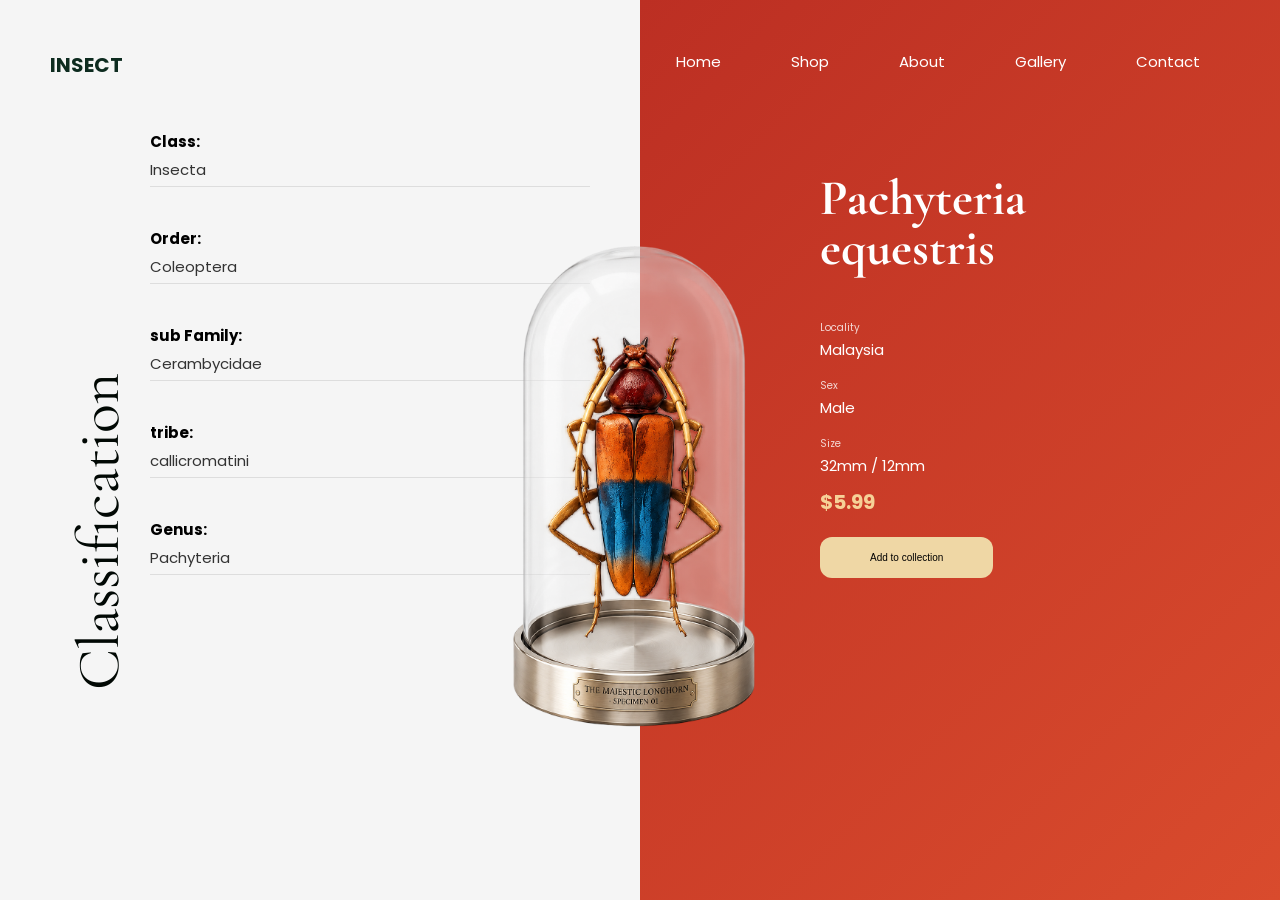
<file: Assignment2/index.html>
<!DOCTYPE html>
<html lang="en">

<head>
  <meta charset="UTF-8">
  <meta name="viewport" content="width=device-width, initial-scale=1.0">

  <title>Insect UI</title>

  <link rel="stylesheet" href="style.css">

  <link
    href="https://fonts.googleapis.com/css2?family=Poppins:wght@300;400;500;600&family=Cormorant+Garamond:wght@400;700&display=swap"
    rel="stylesheet">
</head>

<body>

  <section class="container">

    <div class="left">

      <div class="logo">INSECT</div>

      <div class="classification">
        Classification
      </div>

      <div class="details">

        <div class="item">
          <h3>Class:</h3>
          <p>Insecta</p>
        </div>

        <div class="item">
          <h3>Order:</h3>
          <p>Coleoptera</p>
        </div>

        <div class="item">
          <h3> sub Family:</h3>
          <p>Cerambycidae</p>
        </div>

        <div class="item">
          <h3>tribe:</h3>
          <p>callicromatini</p>
        </div>

        <div class="item">
          <h3>Genus:</h3>
          <p>Pachyteria</p>
        </div>

        


      </div>

    </div>

    </div>
        <img class="glass" src="images/cockroch image.png" alt="Insect">

    <div class="right">

      <nav>
        <a href="#">Home</a>
        <a href="#">Shop</a>
        <a href="#">About</a>
        <a href="#">Gallery</a>
        <a href="#">Contact</a>
      </nav>

      <div class="content">

        <h1>Pachyteria equestris</h1>

        <div class="info">

          <div>
            <span>Locality</span>
            <p>Malaysia</p>
          </div>

          <div>
            <span>Sex</span>
            <p>Male</p>
          </div>

          <div>
            <span>Size</span>
            <p>32mm / 12mm</p>
          </div>

        </div>

        <h2>$5.99</h2>

        <button>Add to collection</button>

      </div>

    </div>

  </section>

</body>

</html>
</file>
<file: Assignment2/style.css>
*{
  margin:0;
  padding:0;
  box-sizing:border-box;
}

body{
  font-family:'Poppins', sans-serif;
  overflow:hidden;
}

.container{
  display:flex;
  height:100vh;
  position:relative;
}


.left{
  width:50%;
  background:#f5f5f5;
  position:relative;
  padding:50px;
}

.logo{
  font-size:20px;
  font-weight:700;
  color:#0d2b1f;
}

.classification{
  position:absolute;
  left:-60px;
  top:55%;
  transform:rotate(-90deg);
  font-size:60px;
  font-family:'Cormorant Garamond', serif;
  color:#010804;
}

.details{
  margin-top:50px;
  margin-left:100px;
}

.item{
  margin-bottom:40px;
  border-bottom:1px solid #ddd;
  padding-bottom:5px;
}

.item h3{
  font-size:15px;
  margin-bottom:5px;
}

.item p{
  font-size:15px;
  color:#333;
}



.center{
  position:absolute;
  left:40%;
  top:45%;
  transform:translate(-40%,-50%);
  z-index:20;
}


.glass img{
  width:200px;
}



.right{
  width:50%;
  background:linear-gradient(135deg,#bc2f23,#d94b2d);
  color:white;
  padding:50px 80px;
}
.glass{
  width:370px;
  position:absolute;
  left:35%;
  top:55%;
  transform:translateY(-50%);
  z-index:10;}

nav{
  display:flex;
  justify-content:flex-end;
  gap:70px;
}

nav a{
  color:white;
  text-decoration:none;
  font-size:15px;
}

.content{
  margin-top:100px;
  margin-left:100px;
}

.content h1{
  font-size:50px;
  font-family:'Cormorant Garamond', serif;
  line-height:1;
  margin-bottom:40px;
}

.info{
  display:flex;
  flex-direction:column;
  gap:10px;
  margin-bottom:10px;
}

.info span{
  font-size:10px;
  opacity:0.8;
}

.info p{
  font-size:15px;
}

.content h2{
  font-size:20px;
  color:#f6d197;
  margin-bottom:20px;
}

button{
  padding:15px 50px;
  border:none;
  border-radius:12px;
  background:#efd7a5;
  font-size:10px;
  cursor:pointer;
  transition:0.3s;
}

button:hover{
  transform:translateY(-5px);
}
</file>
